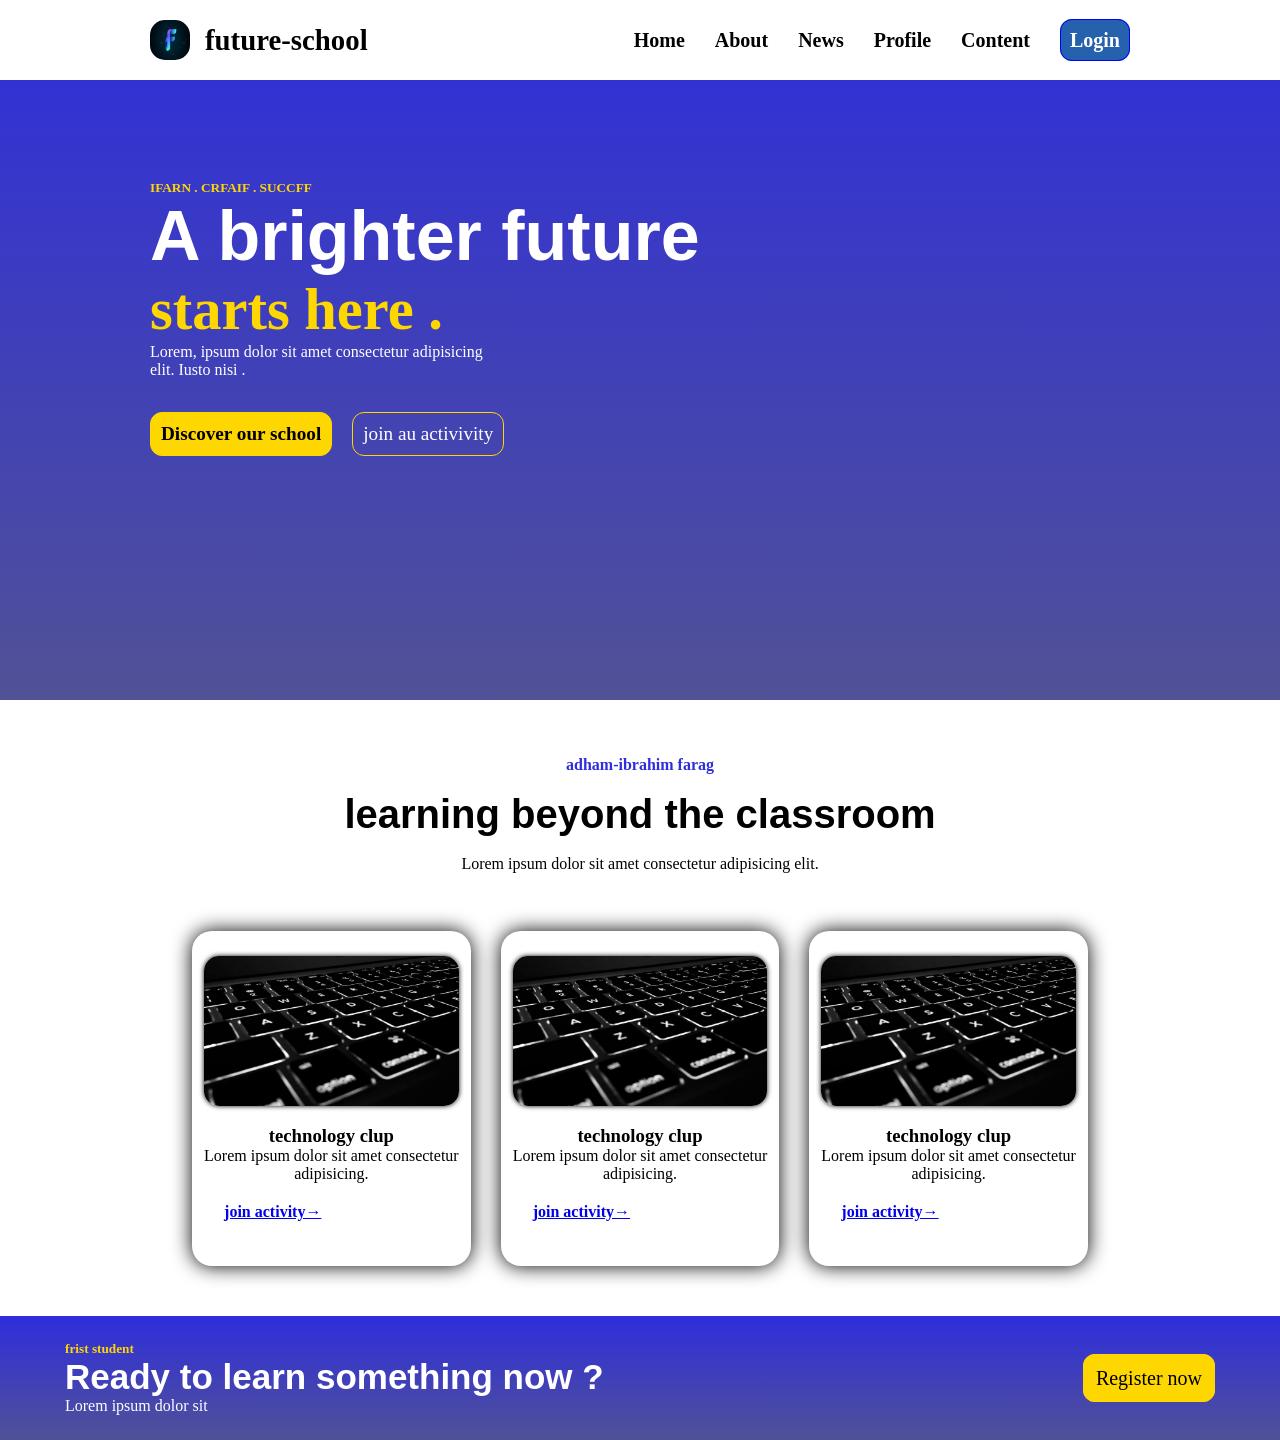
<file: index.html>
<!DOCTYPE html>
<html lang="en">
<head>
    <meta charset="UTF-8">
    <meta name="viewport" content="width=device-width, initial-scale=1.0">
    <title>future-school</title>
    <link rel="stylesheet" href="style.css">
</head>
<body>
    <header>
      
        <nav>
            <div class="logo">
                <img src="logo-1.jpg" alt="" width="80" height="80">
                <h2>future-school</h2>

            </div>

            
            <ul>
                <li><a href="#">home</a></li>
                <li><a href="#">about</a></li>
                <li><a href="#">news</a></li>
                <li><a href="#">profile</a></li>
                <li><a href="#">content</a></li>
                <li><a class="login" href="login.html">login</a></li>
            </ul>

        </nav>
    </header>
    <DIV class="content">
        <h5>IFARN . CRFAIF . SUCCFF</h5>
        <H1>A brighter future</H1>
        <span><h3>starts here .</h3></span>
        <p>Lorem, ipsum dolor sit amet consectetur adipisicing <br>
        elit. Iusto nisi . </p>
        <br>
        <div class="button-btn">
            <a class="btn-1" href="#">Discover our school </a>
            <a class="btn-2" href="#">join au activivity </a>
        </div>
    </DIV>

    <section>
        <h4>adham-ibrahim farag</h4><br>
        <h2>learning beyond the classroom</h2><br>
        <p>Lorem ipsum dolor sit amet consectetur adipisicing elit.</p><br>

        <div class="contener">
            <div class="card">
                <img src="111111111.jpg" alt="" width="80" height="80">
                <h3>technology clup</h3>
                <p>Lorem ipsum dolor sit amet consectetur <br>
                    adipisicing.</p>
                    <div class="we">
                          <a  href="#">join activity→</a>
                    </div>
              
            </div>

                        <div class="card">
                <img src="111111111.jpg" alt="" width="80" height="80">
                <h3>technology clup</h3>
                <p>Lorem ipsum dolor sit amet consectetur <br>
                    adipisicing.</p>
                    <div class="we">
                        <a href="#">join activity→</a>

                    </div>
                
            </div>


                        <div class="card">
                <img src="111111111.jpg" alt="" width="80" height="80">
                <h3>technology clup</h3>
                <p>Lorem ipsum dolor sit amet consectetur <br>
                    adipisicing.</p>
                    <div class="we">
                         <a href="#">join activity→</a>

                    </div>
               
            </div>


        </div>
    </section>

    <!-- <footer>
        <div class="sooter">
        <div class="footer">
                <h5>frist student</h5>
                <h2>Ready to learn something now ?</h2>
                <p>Lorem ipsum dolor sit </p>
        <div class="new">
                <a href="#">Register now</a>
        </div>
        </div>

        </div>
      
    </footer> -->

    <footer>
        <div class="adham">
            <div class="ali">
                <h5>frist student</h5>
                <h2>Ready to learn something now ?</h2>
                <p>Lorem ipsum dolor sit </p>
            </div>
            <div class="div">
                <a href="#">Register now</a>

            
           
            </div>
        


        </div>
   
    </footer>
    
</body>
</html>
</file>
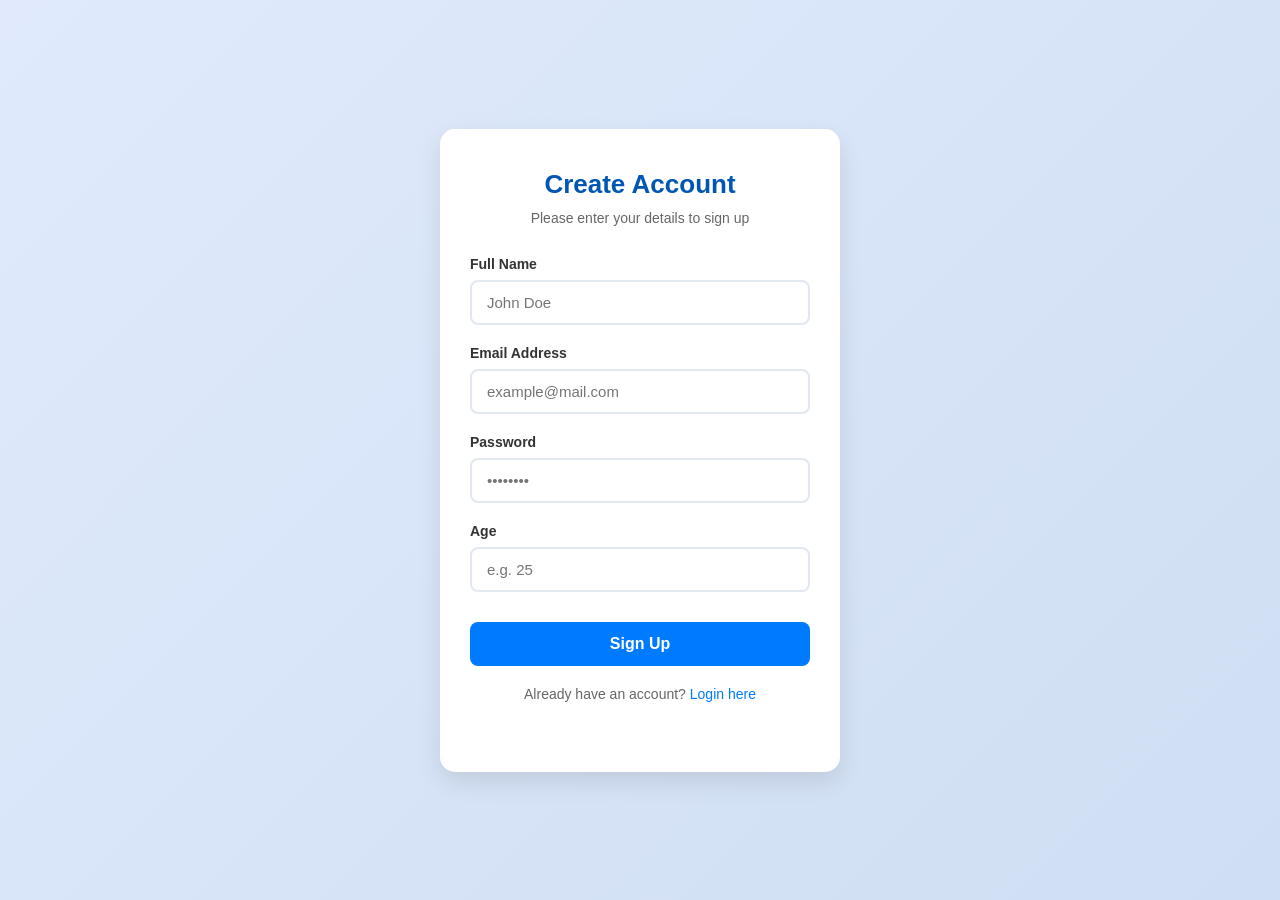
<file: login.html>
<!DOCTYPE html>
<html lang="en" dir="ltr">
<head>
    <meta charset="UTF-8">
    <meta name="viewport" content="width=device-width, initial-scale=1.0">
    <title>Create New Account</title>
    <link rel="stylesheet" href="login.css">
</head>
<body>

    <div class="login-container">
        <h2>Create Account</h2>
        <p>Please enter your details to sign up</p>

        <form action="dashboard.html" method="GET">
            
            <div class="input-group">
                <label for="username">Full Name</label>
                <input type="text" id="username" placeholder="John Doe" required>
            </div>

            <div class="input-group">
                <label for="email">Email Address</label>
                <input type="email" id="email" placeholder="example@mail.com" required>
            </div>

            <div class="input-group">
                <label for="password">Password</label>
                <input type="password" id="password" placeholder="••••••••" required>
            </div>

            <div class="input-group">
                <label for="age">Age</label>
                <input type="number" id="age" min="1" max="120" placeholder="e.g. 25" required>
            </div>

            <button type="submit" class="submit-btn">Sign Up</button>

        </form>

        <div class="footer-links">
            <p>Already have an account? <a href="#">Login here</a></p>
        </div>
    </div>

</body>
</html>
</file>
<file: style.css>
*{
    padding: 0;
    margin: 0;
    box-sizing: border-box;
}
html{
  
  scroll-behavior: smooth;


}

header{
    background-color: #ffff;
    height: 80px;
    
   

}

.logo{
    display: flex;
    align-items: center;
    gap: 15px;
    margin-left: 150px;
    font-size: larger;
    margin-top: 20px;
    margin-left: 150px;
}
.logo img{
    width: 40px;
    height: 40px;
    border-radius: 15px;
}
nav{
    display: flex;
    justify-content: space-between;
    align-items: center;
   
}

nav ul{
    display: flex;
    gap: 30px;
    list-style: none;
    margin-right: 150px;
    margin-top: 20px;

}
nav ul a{
    text-decoration: none;
    color: black;
    font-weight: bold;
    font-size: 20px;
    text-transform: capitalize;
    transition: 0.95s;
}
nav ul .login:hover{
    color: white;

}
nav ul a:hover{
    color:rgb(18, 18, 243);
}

.login{
    border: solid 1px blue;
    padding: 9px;
    background-color: rgb(38, 97, 174);
    border-radius: 12px;
    color:white;
    width: 20px;
}
body{
    background: linear-gradient(rgb(46, 46, 220),rgb(81, 81, 151));
    height: 700px;
    background-repeat: no-repeat;
    border-radius: 25px;
    
}
.content{
    margin: 100px;
    margin-left: 150px;
    color: white;
}
.content H5{
    color: gold;
}
.content H1{
    font-size: 70px;
    font-family: Arial, Helvetica, sans-serif;
}
.content span{
    color: gold;
    font-size: 50px;
    
}

.button-btn .btn-1{
    border: solid 1px gold;
    padding: 10px;
    margin-top: 15px;
    border-radius: 12px;
    color: black;
    background-color: gold;
    text-decoration: none;
    font-weight: 900;
    font-size: larger;
    transition: 0.85s;
}
.button-btn .btn-1:hover{
    background-color: rgba(41, 87, 172, 0.662);
    color: wheat;
}
.button-btn .btn-2{
    border: solid 1px gold;
    padding: 10px;
    margin-top: 15px;
    border-radius: 12px;
    color: white;
    /* background-color: gold; */
    text-decoration: none;
    font-weight: 300;
    font-size: larger;

}
.button-btn {
    display: flex;
    gap: 20px;
}

section{
    text-align: center;
    margin-top: 300px;
}
section h4{
    color: rgb(46, 46, 220);
}
section h2{
    font-weight: 900;
    font-size: 40px;
    font-family: Arial, Helvetica, sans-serif;
}

.contener{
    display: flex;
    justify-content: center;
    align-items: center;
    gap: 30px;
    margin-top: 40px;
  
}
.card:hover{
    background-color: rgb(167, 167, 227);

}
.card{
    box-shadow: 0 0 20px 0 black;
    border-radius: 20px;
    padding: 25px 12px;
    text-align: center;
    transition:.85s;
    
}
.we{
    text-align: left;
    margin: 20px;
    color: blue;
    font-weight: 900;

}
.card h3{
    font-weight: 900;
}

.card img{
    box-shadow: 0 0 5px 0 black;
    width: 100%;
    height: 150px;
    border-radius: 15px;
    margin-top: auto;
    margin-bottom: 15px;
}

/* footer{
    background:linear-gradient(rgb(46, 46, 220),rgb(81, 81, 151)) ;
    height: 150px;

}
.sooter{
    display: flex;
    justify-content: space-between;
    align-items: center;
    margin-top: 70px;
    margin-bottom: auto;
}
footer h5{
    color: gold;
}
footer h2{
    color: white;
}
footer p{
    color: white;
}
.footer{
  
   padding: 40px 70px;
}

.new{
    text-align: right;
    margin-left:1200px;
   
} */

footer{
    
    background: linear-gradient(rgb(46, 46, 220),rgb(81, 81, 151));

}

.adham{
    display: flex;
    justify-content: space-between;
    align-items: center;
    margin: 50px;
    padding: 25px 15px;
}
.ali h5{
    color: gold;
}
.ali h2{
    color: white;
    font-family: Arial, Helvetica, sans-serif;
    font-size: 35px;
}
.ali p{
    color: white;
}
.div a{
    text-decoration: none;
    border: solid 1px gold;
    border-radius: 12px;
    padding: 12px;
    background-color: gold;
    color: black;
    font-size: 20px;
    transition: 0.85s;

}
.div a:hover{
    background-color: rgb(210, 206, 206);
}
</file>
<file: login.css>
* {
    box-sizing: border-box;
    margin: 0;
    padding: 0;
    font-family: 'Segoe UI', Tahoma, Geneva, Verdana, sans-serif;
}

body {
    background: linear-gradient(135deg, #e0eafc, #cfdef3);
    display: flex;
    justify-content: center;
    align-items: center;
    height: 100vh;
}

.login-container {
    background-color: #ffffff;
    padding: 40px 30px;
    border-radius: 15px;
    box-shadow: 0 10px 25px rgba(0, 0, 0, 0.1);
    width: 100%;
    max-width: 400px;
    text-align: center;
}

.login-container h2 {
    color: #0056b3;
    margin-bottom: 10px;
    font-size: 26px;
}

.login-container p {
    color: #666;
    font-size: 14px;
    margin-bottom: 30px;
}

.input-group {
    margin-bottom: 20px;
    text-align: left;
}

.input-group label {
    display: block;
    margin-bottom: 8px;
    color: #333;
    font-size: 14px;
    font-weight: 600;
}

.input-group input {
    width: 100%;
    padding: 12px 15px;
    border: 2px solid #e2e8f0;
    border-radius: 8px;
    font-size: 15px;
    outline: none;
    transition: all 0.3s ease;
}

.input-group input:focus {
    border-color: #007bff;
    box-shadow: 0 0 8px rgba(0, 123, 255, 0.2);
}

.submit-btn {
    width: 100%;
    padding: 13px;
    background-color: #007bff;
    color: #ffffff;
    border: none;
    border-radius: 8px;
    font-size: 16px;
    font-weight: bold;
    cursor: pointer;
    transition: background-color 0.3s ease;
    margin-top: 10px;
}

.submit-btn:hover {
    background-color: #0056b3;
}

.footer-links {
    margin-top: 20px;
    font-size: 13px;
}

.footer-links a {
    color: #007bff;
    text-decoration: none;
}

.footer-links a:hover {
    text-decoration: underline;
}
</file>
